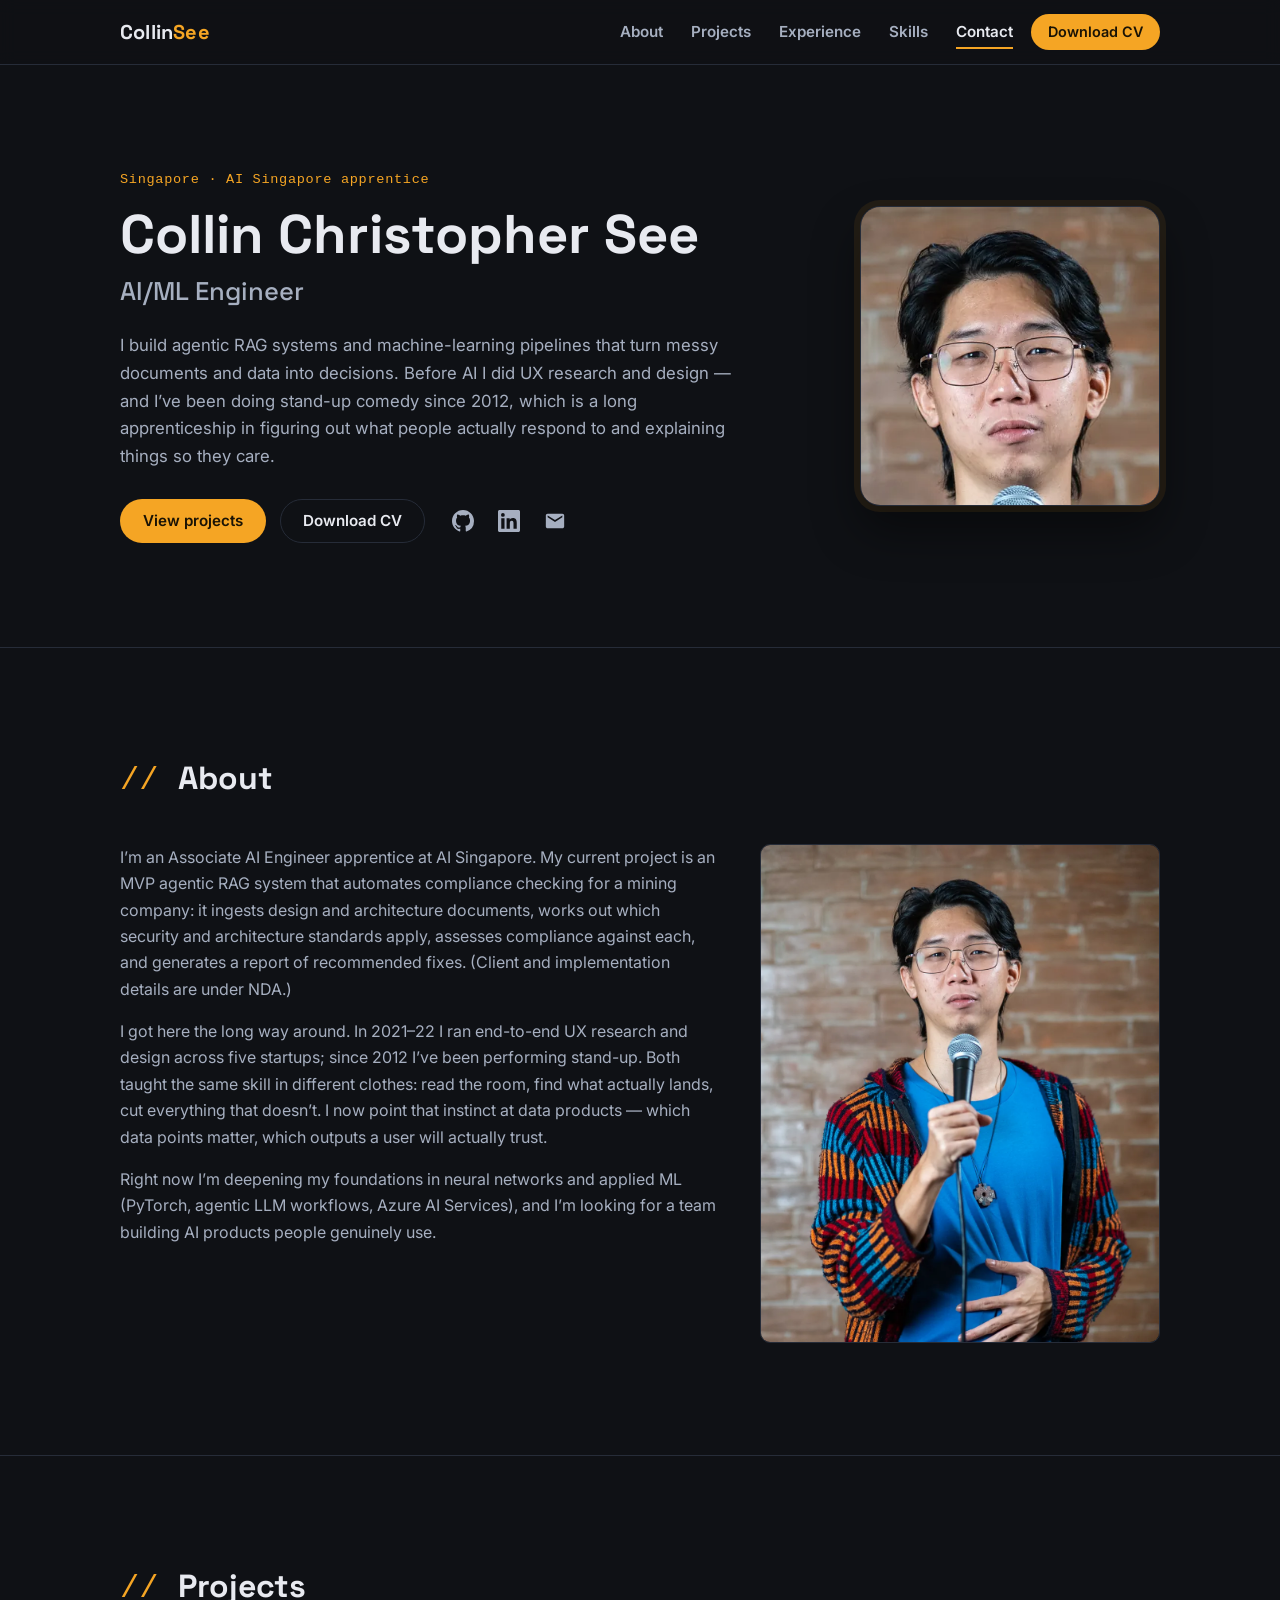
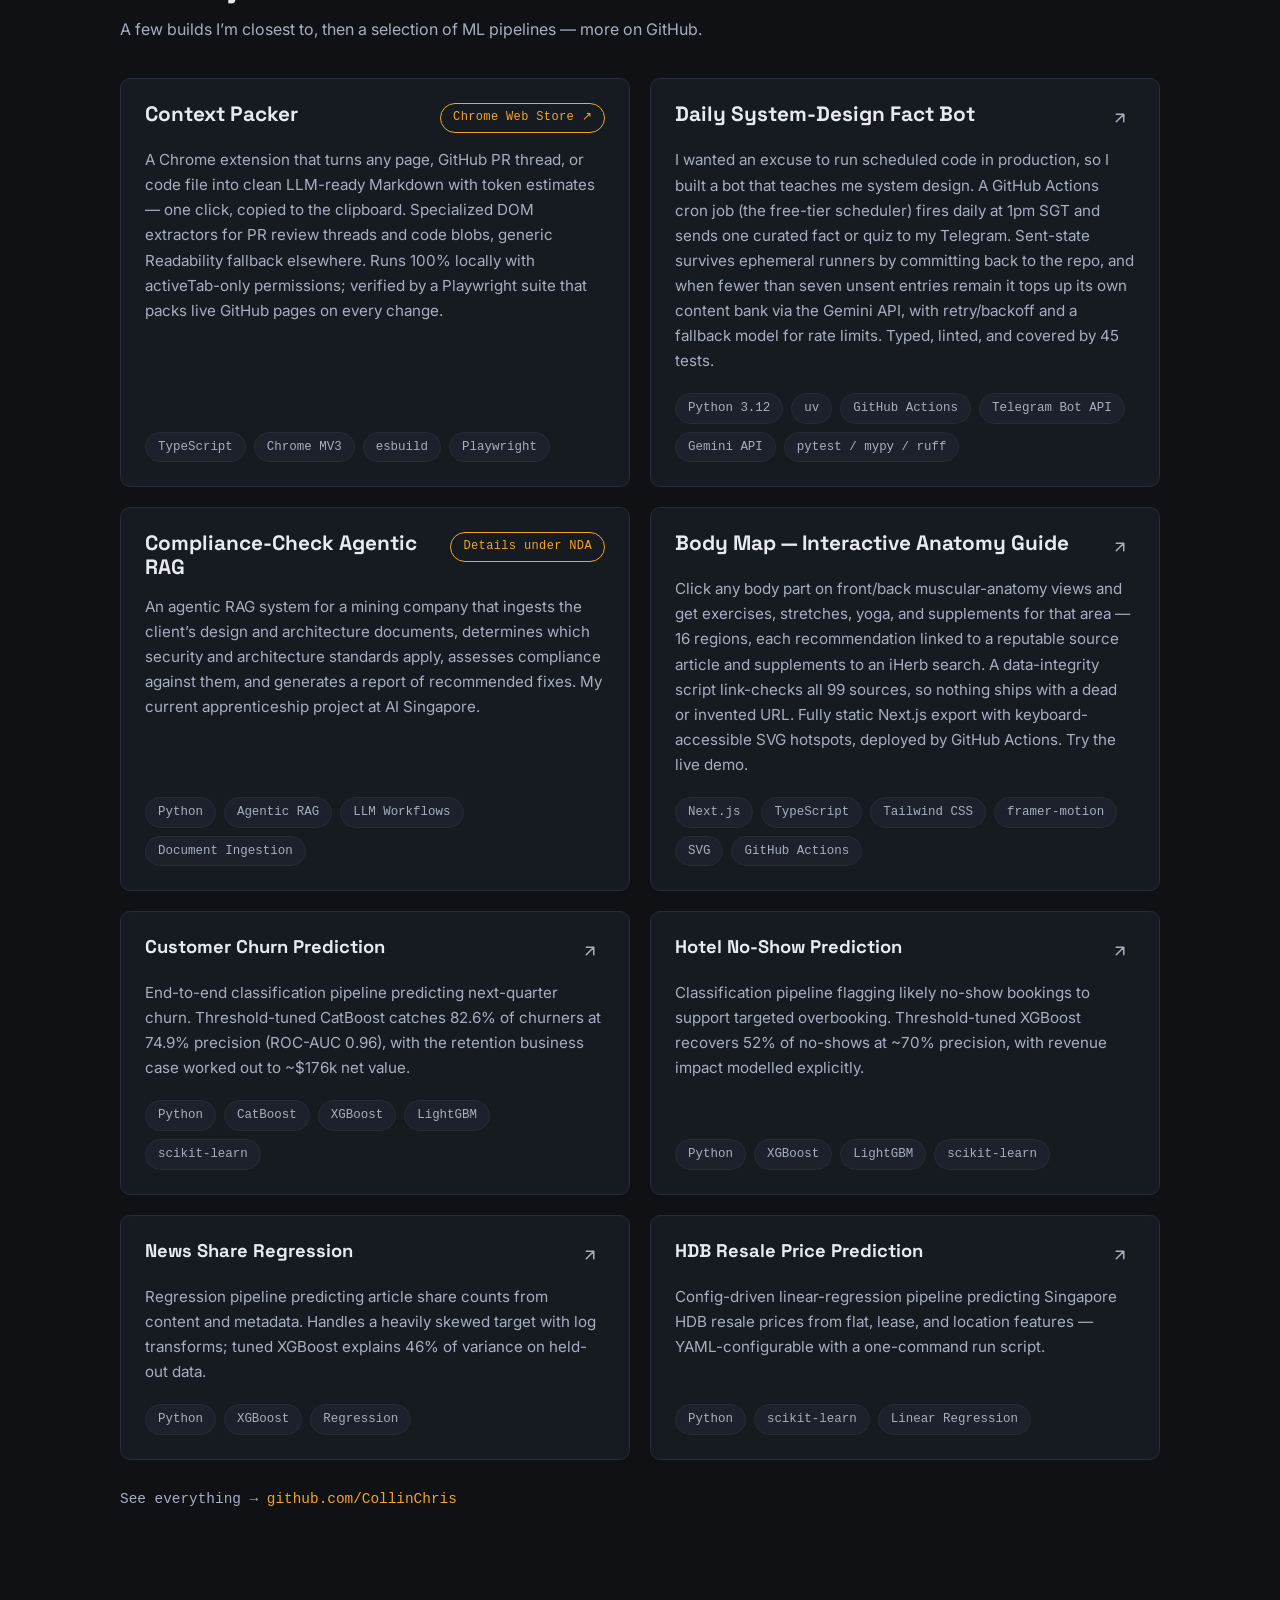
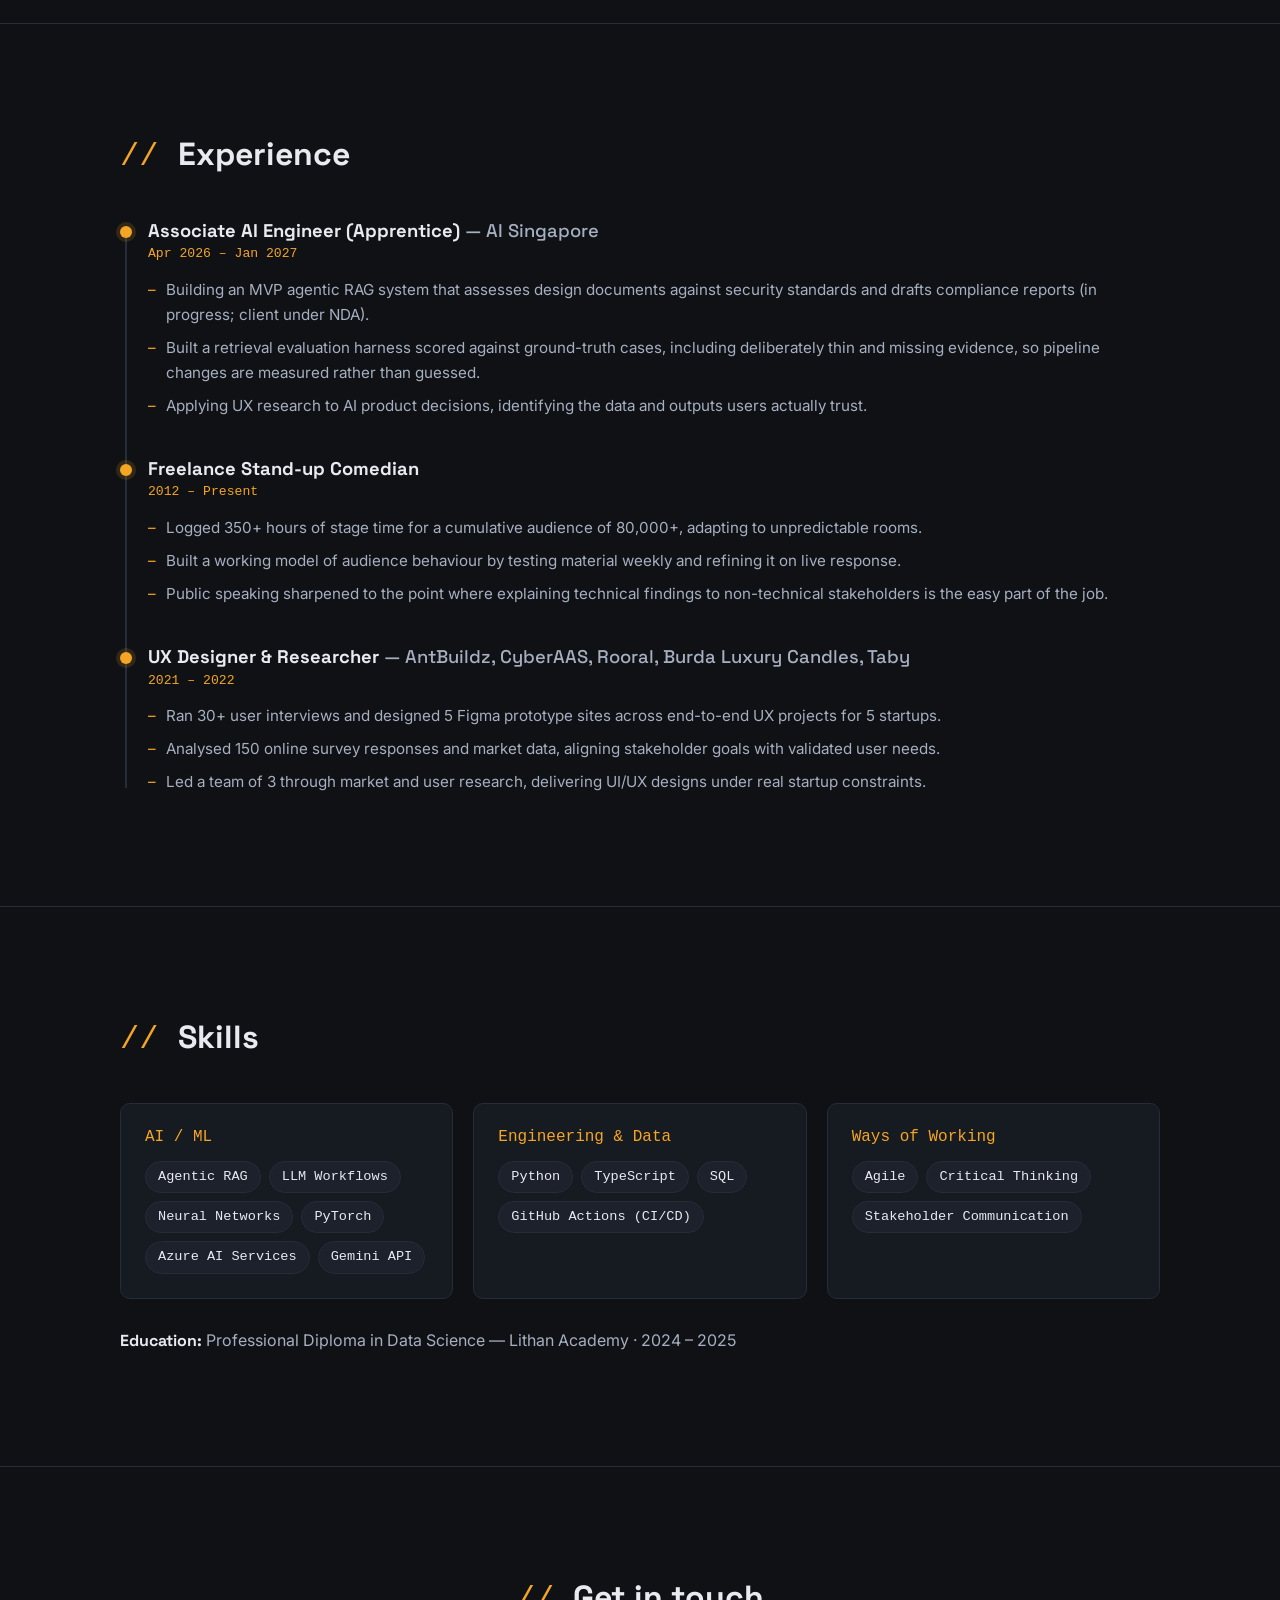
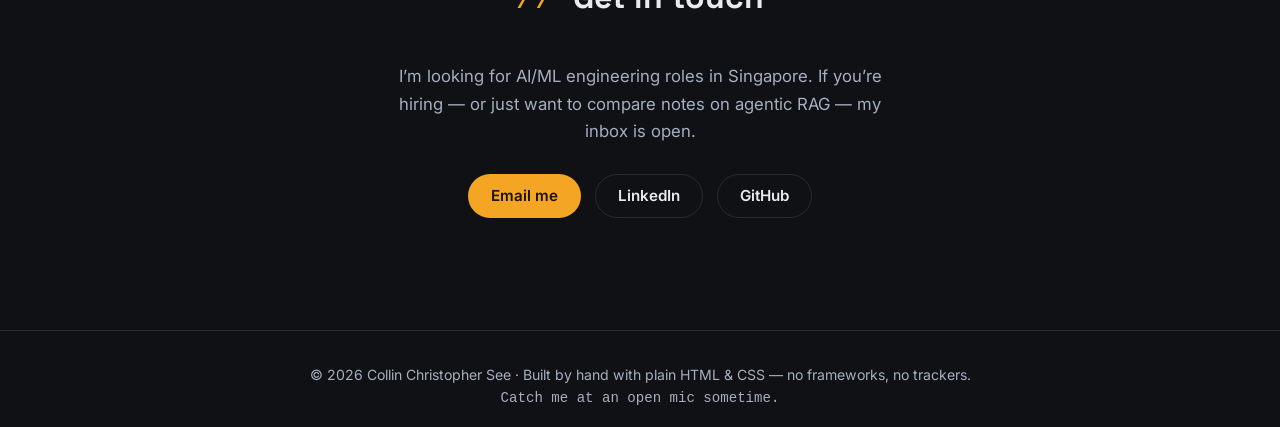
<file: index.html>
<!DOCTYPE html>
<html lang="en">
<head>
  <meta charset="UTF-8">
  <meta name="viewport" content="width=device-width, initial-scale=1">
  <title>Collin Christopher See — AI/ML Engineer | Portfolio</title>
  <meta name="description" content="AI/ML engineer at AI Singapore building agentic RAG systems and ML pipelines. Ex-UX designer and stand-up comedian. Projects, experience, and CV.">
  <link rel="canonical" href="https://collinchris.github.io/">
  <meta name="theme-color" content="#0F1115">

  <meta property="og:type" content="website">
  <meta property="og:url" content="https://collinchris.github.io/">
  <meta property="og:title" content="Collin Christopher See — AI/ML Engineer">
  <meta property="og:description" content="Agentic RAG systems and ML pipelines, built by an ex-UX designer and stand-up comedian.">
  <meta property="og:image" content="https://collinchris.github.io/assets/img/og-image.jpg">
  <meta property="og:image:width" content="1200">
  <meta property="og:image:height" content="630">
  <meta name="twitter:card" content="summary_large_image">

  <link rel="icon" href="/favicon.svg" type="image/svg+xml">
  <link rel="icon" href="/assets/img/favicon-32.png" type="image/png" sizes="32x32">
  <link rel="apple-touch-icon" href="/assets/img/apple-touch-icon.png">

  <link rel="preconnect" href="https://fonts.googleapis.com">
  <link rel="preconnect" href="https://fonts.gstatic.com" crossorigin>
  <link href="https://fonts.googleapis.com/css2?family=Inter:wght@400;600&family=Space+Grotesk:wght@500;700&display=swap" rel="stylesheet">
  <link rel="stylesheet" href="styles.css">

  <script type="application/ld+json">
  {
    "@context": "https://schema.org",
    "@type": "Person",
    "name": "Collin Christopher See",
    "jobTitle": "AI/ML Engineer",
    "url": "https://collinchris.github.io/",
    "sameAs": [
      "https://github.com/CollinChris",
      "https://www.linkedin.com/in/collin-see"
    ]
  }
  </script>
</head>
<body>
  <a class="skip-link" href="#main">Skip to content</a>

  <header class="site-header">
    <nav class="container nav" aria-label="Primary">
      <a class="brand" href="#top">Collin<span class="brand-accent">See</span></a>
      <button class="nav-toggle" aria-expanded="false" aria-controls="nav-menu" aria-label="Toggle navigation menu">
        <span></span><span></span><span></span>
      </button>
      <ul id="nav-menu" class="nav-menu">
        <li><a href="#about">About</a></li>
        <li><a href="#projects">Projects</a></li>
        <li><a href="#experience">Experience</a></li>
        <li><a href="#skills">Skills</a></li>
        <li><a href="#contact">Contact</a></li>
        <li><a class="btn btn-primary btn-small" href="assets/Collin-See-CV.pdf" download>Download CV</a></li>
      </ul>
    </nav>
  </header>

  <main id="main">
    <!-- ============ HERO ============ -->
    <section class="hero" id="top" aria-label="Introduction">
      <div class="container hero-grid">
        <div class="hero-copy">
          <p class="eyebrow anim" style="--d:0">Singapore · AI Singapore apprentice</p>
          <h1 class="anim" style="--d:1">Collin Christopher See</h1>
          <p class="role anim" style="--d:2">AI/ML Engineer</p>
          <p class="lead anim" style="--d:3">
            I build agentic RAG systems and machine-learning pipelines that turn messy documents
            and data into decisions. Before AI I did UX research and design — and I&rsquo;ve been
            doing stand-up comedy since 2012, which is a long apprenticeship in figuring out
            what people actually respond to and explaining things so they care.
          </p>
          <div class="cta-row anim" style="--d:4">
            <a class="btn btn-primary" href="#projects">View projects</a>
            <a class="btn btn-ghost" href="assets/Collin-See-CV.pdf" download>Download CV</a>
            <div class="icon-row">
              <a href="https://github.com/CollinChris" target="_blank" rel="noopener" aria-label="GitHub profile">
                <svg viewBox="0 0 16 16" width="22" height="22" fill="currentColor" aria-hidden="true"><path d="M8 0C3.58 0 0 3.58 0 8c0 3.54 2.29 6.53 5.47 7.59.4.07.55-.17.55-.38 0-.19-.01-.82-.01-1.49-2.01.37-2.53-.49-2.69-.94-.09-.23-.48-.94-.82-1.13-.28-.15-.68-.52-.01-.53.63-.01 1.08.58 1.23.82.72 1.21 1.87.87 2.33.66.07-.52.28-.87.51-1.07-1.78-.2-3.64-.89-3.64-3.95 0-.87.31-1.59.82-2.15-.08-.2-.36-1.02.08-2.12 0 0 .67-.21 2.2.82.64-.18 1.32-.27 2-.27.68 0 1.36.09 2 .27 1.53-1.04 2.2-.82 2.2-.82.44 1.1.16 1.92.08 2.12.51.56.82 1.27.82 2.15 0 3.07-1.87 3.75-3.65 3.95.29.25.54.73.54 1.48 0 1.07-.01 1.93-.01 2.2 0 .21.15.46.55.38A8.01 8.01 0 0 0 16 8c0-4.42-3.58-8-8-8Z"/></svg>
              </a>
              <a href="https://www.linkedin.com/in/collin-see" target="_blank" rel="noopener" aria-label="LinkedIn profile">
                <svg viewBox="0 0 24 24" width="22" height="22" fill="currentColor" aria-hidden="true"><path d="M20.45 20.45h-3.55v-5.57c0-1.33-.03-3.04-1.85-3.04-1.85 0-2.14 1.45-2.14 2.94v5.67H9.36V9h3.41v1.56h.05c.47-.9 1.63-1.85 3.36-1.85 3.6 0 4.27 2.37 4.27 5.45v6.29ZM5.34 7.43a2.06 2.06 0 1 1 0-4.12 2.06 2.06 0 0 1 0 4.12ZM7.12 20.45H3.56V9h3.56v11.45ZM22.22 0H1.77C.79 0 0 .77 0 1.72v20.55C0 23.23.79 24 1.77 24h20.45c.98 0 1.78-.77 1.78-1.73V1.72C24 .77 23.2 0 22.22 0Z"/></svg>
              </a>
              <a href="mailto:NillChris.topher@gmail.com" aria-label="Send an email">
                <svg viewBox="0 0 24 24" width="22" height="22" fill="currentColor" aria-hidden="true"><path d="M20 4H4c-1.1 0-2 .9-2 2v12c0 1.1.9 2 2 2h16c1.1 0 2-.9 2-2V6c0-1.1-.9-2-2-2zm0 4-8 5-8-5V6l8 5 8-5v2z"/></svg>
              </a>
            </div>
          </div>
        </div>
        <div class="hero-photo anim" style="--d:5">
          <picture>
            <source srcset="assets/img/avatar-400.webp" type="image/webp">
            <img src="assets/img/avatar-400.jpg" alt="Collin See performing stand-up comedy, holding a microphone in front of a brick wall"
                 width="400" height="400" fetchpriority="high" decoding="async">
          </picture>
        </div>
      </div>
    </section>

    <!-- ============ ABOUT ============ -->
    <section class="section" id="about" aria-labelledby="about-title">
      <div class="container">
        <div class="section-head reveal">
          <h2 id="about-title">About</h2>
        </div>
        <div class="about-grid">
          <div class="about-copy reveal">
            <p>
              I&rsquo;m an Associate AI Engineer apprentice at AI Singapore. My current project is an
              MVP agentic RAG system that automates compliance checking for a mining company: it
              ingests design and architecture documents, works out which security and architecture
              standards apply, assesses compliance against each, and generates a report of
              recommended fixes. (Client and implementation details are under NDA.)
            </p>
            <p>
              I got here the long way around. In 2021&ndash;22 I ran end-to-end UX research and design
              across five startups; since 2012 I&rsquo;ve been performing stand-up. Both taught the same
              skill in different clothes: read the room, find what actually lands, cut everything
              that doesn&rsquo;t. I now point that instinct at data products — which data points matter,
              which outputs a user will actually trust.
            </p>
            <p>
              Right now I&rsquo;m deepening my foundations in neural networks and applied ML (PyTorch,
              agentic LLM workflows, Azure AI Services), and I&rsquo;m looking for a team building AI
              products people genuinely use.
            </p>
          </div>
          <div class="about-photo reveal" style="--i:1">
            <picture>
              <source srcset="assets/img/hero-1000.webp" type="image/webp">
              <img src="assets/img/hero-1000.jpg" alt="Collin See on stage with a microphone, wearing a striped cardigan against a brick wall"
                   width="1000" height="1250" loading="lazy" decoding="async">
            </picture>
          </div>
        </div>
      </div>
    </section>

    <!-- ============ PROJECTS ============ -->
    <section class="section" id="projects" aria-labelledby="projects-title">
      <div class="container">
        <div class="section-head reveal">
          <h2 id="projects-title">Projects</h2>
          <p>A few builds I&rsquo;m closest to, then a selection of ML pipelines — more on GitHub.</p>
        </div>

        <div class="cards-featured">

          <article class="card card-featured reveal">
            <div class="card-top">
              <h3><a href="https://collinchris.github.io/context-packer/" target="_blank" rel="noopener">Context Packer</a></h3>
              <a class="badge" href="https://chromewebstore.google.com/detail/context-packer-%E2%80%94-pages-pr/kkhafomagjdpdmlpngbjgjemefbimelj" target="_blank" rel="noopener">Chrome Web Store ↗</a>
            </div>
            <p>
              A Chrome extension that turns any page, GitHub PR thread, or code file into
              clean LLM-ready Markdown with token estimates — one click, copied to the
              clipboard. Specialized DOM extractors for PR review threads and code blobs,
              generic Readability fallback elsewhere. Runs 100% locally with activeTab-only
              permissions; verified by a Playwright suite that packs live GitHub pages on
              every change.
            </p>
            <ul class="tags" aria-label="Technologies used">
              <li>TypeScript</li><li>Chrome MV3</li><li>esbuild</li><li>Playwright</li>
            </ul>
          </article>

          <article class="card card-featured reveal" style="--i:1">
            <div class="card-top">
              <h3><a href="https://github.com/CollinChris/systemdesign" target="_blank" rel="noopener">Daily System-Design Fact Bot</a></h3>
              <a class="card-ext" href="https://github.com/CollinChris/systemdesign" target="_blank" rel="noopener" aria-label="Daily System-Design Fact Bot on GitHub">
                <svg viewBox="0 0 24 24" width="18" height="18" fill="none" stroke="currentColor" stroke-width="2" stroke-linecap="round" stroke-linejoin="round" aria-hidden="true"><path d="M7 17 17 7M7 7h10v10"/></svg>
              </a>
            </div>
            <p>
              I wanted an excuse to run scheduled code in production, so I built a bot that teaches
              me system design. A GitHub Actions cron job (the free-tier scheduler) fires daily at
              1pm SGT and sends one curated fact or quiz to my Telegram. Sent-state survives
              ephemeral runners by committing back to the repo, and when fewer than seven unsent
              entries remain it tops up its own content bank via the Gemini API, with retry/backoff
              and a fallback model for rate limits. Typed, linted, and covered by 45 tests.
            </p>
            <ul class="tags" aria-label="Technologies used">
              <li>Python 3.12</li><li>uv</li><li>GitHub Actions</li><li>Telegram Bot API</li><li>Gemini API</li><li>pytest / mypy / ruff</li>
            </ul>
          </article>
          <article class="card card-featured reveal" style="--i:2">
            <div class="card-top">
              <h3>Compliance-Check Agentic RAG</h3>
              <span class="badge">Details under NDA</span>
            </div>
            <p>
              An agentic RAG system for a mining company that ingests the client&rsquo;s design and
              architecture documents, determines which security and architecture standards apply,
              assesses compliance against them, and generates a report of recommended fixes.
              My current apprenticeship project at AI Singapore.
            </p>
            <ul class="tags" aria-label="Technologies used">
              <li>Python</li><li>Agentic RAG</li><li>LLM Workflows</li><li>Document Ingestion</li>
            </ul>
          </article>

          <article class="card card-featured reveal" style="--i:3">
            <div class="card-top">
              <h3><a href="https://collinchris.github.io/body-map/" target="_blank" rel="noopener">Body Map — Interactive Anatomy Guide</a></h3>
              <a class="card-ext" href="https://github.com/CollinChris/body-map" target="_blank" rel="noopener" aria-label="Body Map on GitHub">
                <svg viewBox="0 0 24 24" width="18" height="18" fill="none" stroke="currentColor" stroke-width="2" stroke-linecap="round" stroke-linejoin="round" aria-hidden="true"><path d="M7 17 17 7M7 7h10v10"/></svg>
              </a>
            </div>
            <p>
              Click any body part on front/back muscular-anatomy views and get exercises,
              stretches, yoga, and supplements for that area &mdash; 16 regions, each
              recommendation linked to a reputable source article and supplements to an iHerb
              search. A data-integrity script link-checks all 99 sources, so nothing ships with
              a dead or invented URL. Fully static Next.js export with keyboard-accessible SVG
              hotspots, deployed by GitHub Actions. Try the live demo.
            </p>
            <ul class="tags" aria-label="Technologies used">
              <li>Next.js</li><li>TypeScript</li><li>Tailwind CSS</li><li>framer-motion</li><li>SVG</li><li>GitHub Actions</li>
            </ul>
          </article>
        </div>

        <div class="grid">
          <article class="card reveal">
            <div class="card-top">
              <h3><a href="https://github.com/CollinChris/Customer-Churn-Prediction" target="_blank" rel="noopener">Customer Churn Prediction</a></h3>
              <a class="card-ext" href="https://github.com/CollinChris/Customer-Churn-Prediction" target="_blank" rel="noopener" aria-label="Customer Churn Prediction on GitHub">
                <svg viewBox="0 0 24 24" width="18" height="18" fill="none" stroke="currentColor" stroke-width="2" stroke-linecap="round" stroke-linejoin="round" aria-hidden="true"><path d="M7 17 17 7M7 7h10v10"/></svg>
              </a>
            </div>
            <p>
              End-to-end classification pipeline predicting next-quarter churn. Threshold-tuned
              CatBoost catches 82.6% of churners at 74.9% precision (ROC-AUC 0.96), with the
              retention business case worked out to ~$176k net value.
            </p>
            <ul class="tags" aria-label="Technologies used">
              <li>Python</li><li>CatBoost</li><li>XGBoost</li><li>LightGBM</li><li>scikit-learn</li>
            </ul>
          </article>

          <article class="card reveal" style="--i:1">
            <div class="card-top">
              <h3><a href="https://github.com/CollinChris/Hotel-Cancellation-Prediction" target="_blank" rel="noopener">Hotel No-Show Prediction</a></h3>
              <a class="card-ext" href="https://github.com/CollinChris/Hotel-Cancellation-Prediction" target="_blank" rel="noopener" aria-label="Hotel No-Show Prediction on GitHub">
                <svg viewBox="0 0 24 24" width="18" height="18" fill="none" stroke="currentColor" stroke-width="2" stroke-linecap="round" stroke-linejoin="round" aria-hidden="true"><path d="M7 17 17 7M7 7h10v10"/></svg>
              </a>
            </div>
            <p>
              Classification pipeline flagging likely no-show bookings to support targeted
              overbooking. Threshold-tuned XGBoost recovers 52% of no-shows at ~70% precision,
              with revenue impact modelled explicitly.
            </p>
            <ul class="tags" aria-label="Technologies used">
              <li>Python</li><li>XGBoost</li><li>LightGBM</li><li>scikit-learn</li>
            </ul>
          </article>

          <article class="card reveal" style="--i:2">
            <div class="card-top">
              <h3><a href="https://github.com/CollinChris/News-Share-Regression" target="_blank" rel="noopener">News Share Regression</a></h3>
              <a class="card-ext" href="https://github.com/CollinChris/News-Share-Regression" target="_blank" rel="noopener" aria-label="News Share Regression on GitHub">
                <svg viewBox="0 0 24 24" width="18" height="18" fill="none" stroke="currentColor" stroke-width="2" stroke-linecap="round" stroke-linejoin="round" aria-hidden="true"><path d="M7 17 17 7M7 7h10v10"/></svg>
              </a>
            </div>
            <p>
              Regression pipeline predicting article share counts from content and metadata.
              Handles a heavily skewed target with log transforms; tuned XGBoost explains 46%
              of variance on held-out data.
            </p>
            <ul class="tags" aria-label="Technologies used">
              <li>Python</li><li>XGBoost</li><li>Regression</li>
            </ul>
          </article>

          <article class="card reveal" style="--i:3">
            <div class="card-top">
              <h3><a href="https://github.com/CollinChris/HDB-Resale-Price-Prediction" target="_blank" rel="noopener">HDB Resale Price Prediction</a></h3>
              <a class="card-ext" href="https://github.com/CollinChris/HDB-Resale-Price-Prediction" target="_blank" rel="noopener" aria-label="HDB Resale Price Prediction on GitHub">
                <svg viewBox="0 0 24 24" width="18" height="18" fill="none" stroke="currentColor" stroke-width="2" stroke-linecap="round" stroke-linejoin="round" aria-hidden="true"><path d="M7 17 17 7M7 7h10v10"/></svg>
              </a>
            </div>
            <p>
              Config-driven linear-regression pipeline predicting Singapore HDB resale prices from
              flat, lease, and location features — YAML-configurable with a one-command run script.
            </p>
            <ul class="tags" aria-label="Technologies used">
              <li>Python</li><li>scikit-learn</li><li>Linear Regression</li>
            </ul>
          </article>
        </div>

        <p class="see-more reveal">
          See everything &rarr; <a href="https://github.com/CollinChris" target="_blank" rel="noopener">github.com/CollinChris</a>
        </p>
      </div>
    </section>

    <!-- ============ EXPERIENCE ============ -->
    <section class="section" id="experience" aria-labelledby="experience-title">
      <div class="container">
        <div class="section-head reveal">
          <h2 id="experience-title">Experience</h2>
        </div>
        <ol class="timeline">
          <li class="t-item reveal">
            <h3>Associate AI Engineer (Apprentice) <span class="t-org">— AI Singapore</span></h3>
            <p class="t-meta">Apr 2026 – Jan 2027</p>
            <ul>
              <li>Building an MVP agentic RAG system that assesses design documents against security standards and drafts compliance reports (in progress; client under NDA).</li>
              <li>Built a retrieval evaluation harness scored against ground-truth cases, including deliberately thin and missing evidence, so pipeline changes are measured rather than guessed.</li>
              <li>Applying UX research to AI product decisions, identifying the data and outputs users actually trust.</li>
            </ul>
          </li>
          <li class="t-item reveal" style="--i:1">
            <h3>Freelance Stand-up Comedian</h3>
            <p class="t-meta">2012 – Present</p>
            <ul>
              <li>Logged 350+ hours of stage time for a cumulative audience of 80,000+, adapting to unpredictable rooms.</li>
              <li>Built a working model of audience behaviour by testing material weekly and refining it on live response.</li>
              <li>Public speaking sharpened to the point where explaining technical findings to non-technical stakeholders is the easy part of the job.</li>
            </ul>
          </li>
          <li class="t-item reveal" style="--i:2">
            <h3>UX Designer &amp; Researcher <span class="t-org">— AntBuildz, CyberAAS, Rooral, Burda Luxury Candles, Taby</span></h3>
            <p class="t-meta">2021 – 2022</p>
            <ul>
              <li>Ran 30+ user interviews and designed 5 Figma prototype sites across end-to-end UX projects for 5 startups.</li>
              <li>Analysed 150 online survey responses and market data, aligning stakeholder goals with validated user needs.</li>
              <li>Led a team of 3 through market and user research, delivering UI/UX designs under real startup constraints.</li>
            </ul>
          </li>
        </ol>
      </div>
    </section>

    <!-- ============ SKILLS ============ -->
    <section class="section" id="skills" aria-labelledby="skills-title">
      <div class="container">
        <div class="section-head reveal">
          <h2 id="skills-title">Skills</h2>
        </div>
        <div class="skills-groups">
          <div class="skill-group reveal">
            <h3>AI / ML</h3>
            <ul class="chips">
              <li>Agentic RAG</li><li>LLM Workflows</li><li>Neural Networks</li><li>PyTorch</li><li>Azure AI Services</li><li>Gemini API</li>
            </ul>
          </div>
          <div class="skill-group reveal" style="--i:1">
            <h3>Engineering &amp; Data</h3>
            <ul class="chips">
              <li>Python</li><li>TypeScript</li><li>SQL</li><li>GitHub Actions (CI/CD)</li>
            </ul>
          </div>
          <div class="skill-group reveal" style="--i:2">
            <h3>Ways of Working</h3>
            <ul class="chips">
              <li>Agile</li><li>Critical Thinking</li><li>Stakeholder Communication</li>
            </ul>
          </div>
        </div>
        <p class="edu-row reveal">
          <strong>Education:</strong> Professional Diploma in Data Science — Lithan Academy · 2024 – 2025
        </p>
      </div>
    </section>

    <!-- ============ CONTACT ============ -->
    <section class="section section-contact" id="contact" aria-labelledby="contact-title">
      <div class="container">
        <div class="section-head reveal">
          <h2 id="contact-title">Get in touch</h2>
        </div>
        <p class="contact-lead reveal">
          I&rsquo;m looking for AI/ML engineering roles in Singapore. If you&rsquo;re hiring — or just want
          to compare notes on agentic RAG — my inbox is open.
        </p>
        <div class="btn-row reveal" style="--i:1">
          <a class="btn btn-primary" href="mailto:NillChris.topher@gmail.com">Email me</a>
          <a class="btn btn-ghost" href="https://www.linkedin.com/in/collin-see" target="_blank" rel="noopener">LinkedIn</a>
          <a class="btn btn-ghost" href="https://github.com/CollinChris" target="_blank" rel="noopener">GitHub</a>
        </div>
      </div>
    </section>
  </main>

  <footer class="site-footer">
    <div class="container">
      <p>&copy; <span id="year">2026</span> Collin Christopher See · Built by hand with plain HTML &amp; CSS — no frameworks, no trackers.</p>
      <p class="footer-quip">Catch me at an open mic sometime.</p>
    </div>
  </footer>

  <script src="script.js"></script>
</body>
</html>
</file>
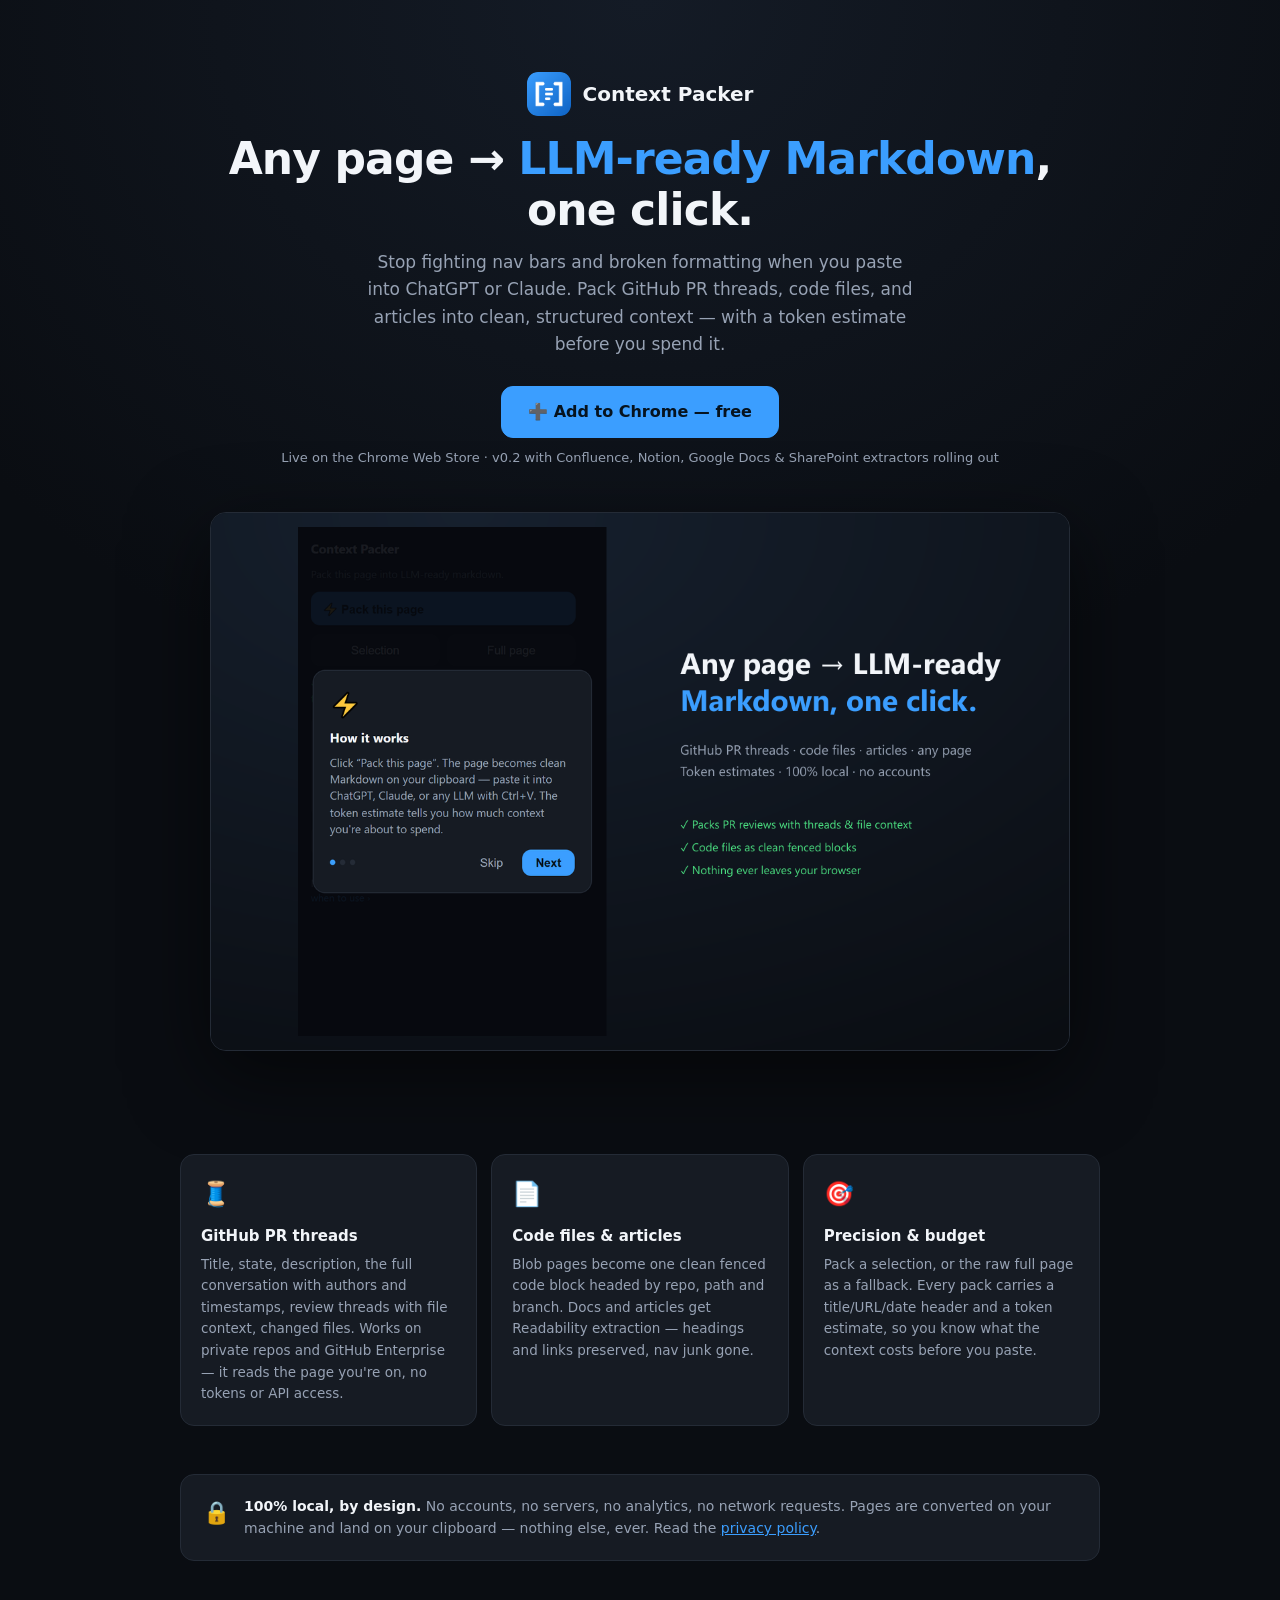
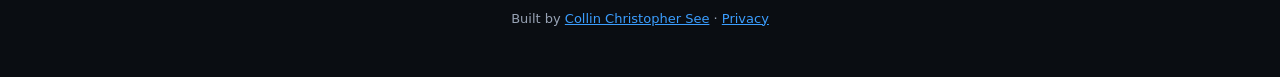
<file: context-packer/index.html>
<!doctype html>
<html lang="en">
<head>
  <meta charset="utf-8">
  <meta name="viewport" content="width=device-width, initial-scale=1">
  <title>Context Packer — any page to LLM-ready Markdown</title>
  <meta name="description" content="Chrome extension: turn any page, GitHub PR thread, or code file into clean LLM-ready Markdown with token estimates — copied in one click. 100% local.">
  <style>
    :root {
      --bg: #0a0d12; --card: #161b23; --border: #242b36;
      --fg: #f2f5f9; --muted: #97a2b4; --primary: #3b9eff;
    }
    * { box-sizing: border-box; }
    body {
      margin: 0; color: var(--fg);
      background: radial-gradient(120% 80% at 50% 0%, #141b26 0%, var(--bg) 55%);
      font: 16px/1.6 system-ui, sans-serif;
    }
    .wrap { max-width: 960px; margin: 0 auto; padding: 0 20px; }
    header.hero { text-align: center; padding: 72px 0 40px; }
    .logo { display: inline-flex; align-items: center; gap: 12px; margin-bottom: 18px; }
    .logo img { width: 44px; height: 44px; border-radius: 11px; }
    .logo span { font-size: 20px; font-weight: 700; }
    h1 { font-size: clamp(30px, 5vw, 44px); margin: 0 0 14px; letter-spacing: -0.02em; line-height: 1.15; }
    h1 b { color: var(--primary); font-weight: 700; }
    .sub { color: var(--muted); max-width: 560px; margin: 0 auto 28px; font-size: 17px; }
    .cta {
      display: inline-block; background: var(--primary); color: #06131f;
      font-weight: 600; padding: 12px 26px; border-radius: 12px; text-decoration: none;
      border: 1px solid var(--primary);
    }
    .cta.soon { background: var(--card); color: var(--muted); border-color: var(--border); cursor: default; }
    .cta-note { display: block; margin-top: 10px; color: var(--muted); font-size: 13px; }
    .shot { margin: 44px auto 0; max-width: 860px; }
    .shot img {
      width: 100%; border-radius: 16px; border: 1px solid var(--border);
      box-shadow: 0 24px 80px rgba(0,0,0,0.55);
    }
    section.features { padding: 56px 0 8px; }
    .cards { display: grid; grid-template-columns: repeat(auto-fit, minmax(250px, 1fr)); gap: 14px; }
    .card { background: var(--card); border: 1px solid var(--border); border-radius: 14px; padding: 20px; }
    .card .emoji { font-size: 24px; }
    .card h2 { font-size: 15px; margin: 10px 0 6px; }
    .card p { font-size: 13.5px; color: var(--muted); margin: 0; }
    section.privacy { padding: 40px 0 8px; }
    .privacy-box {
      background: var(--card); border: 1px solid var(--border); border-radius: 14px;
      padding: 20px 22px; display: flex; gap: 14px; align-items: flex-start;
    }
    .privacy-box .emoji { font-size: 22px; }
    .privacy-box p { margin: 0; font-size: 14px; color: var(--muted); }
    .privacy-box b { color: var(--fg); }
    a { color: var(--primary); }
    footer { padding: 40px 0 48px; text-align: center; color: var(--muted); font-size: 13px; }
  </style>
</head>
<body>
  <div class="wrap">
    <header class="hero">
      <div class="logo"><img src="icon128.png" alt=""><span>Context Packer</span></div>
      <h1>Any page → <b>LLM-ready Markdown</b>,<br>one click.</h1>
      <p class="sub">Stop fighting nav bars and broken formatting when you paste into ChatGPT or Claude. Pack GitHub PR threads, code files, and articles into clean, structured context — with a token estimate before you spend it.</p>
      <a class="cta" id="install-cta" href="https://chromewebstore.google.com/detail/context-packer-%E2%80%94-pages-pr/kkhafomagjdpdmlpngbjgjemefbimelj" target="_blank" rel="noopener">➕ Add to Chrome — free</a>
      <span class="cta-note">Live on the Chrome Web Store · v0.2 with Confluence, Notion, Google Docs &amp; SharePoint extractors rolling out</span>
      <div class="shot"><img src="screenshot-1.png" alt="Context Packer popup showing the onboarding guide next to the tagline: any page to LLM-ready Markdown in one click"></div>
    </header>

    <section class="features">
      <div class="cards">
        <div class="card">
          <div class="emoji">🧵</div>
          <h2>GitHub PR threads</h2>
          <p>Title, state, description, the full conversation with authors and timestamps, review threads with file context, changed files. Works on private repos and GitHub Enterprise — it reads the page you're on, no tokens or API access.</p>
        </div>
        <div class="card">
          <div class="emoji">📄</div>
          <h2>Code files &amp; articles</h2>
          <p>Blob pages become one clean fenced code block headed by repo, path and branch. Docs and articles get Readability extraction — headings and links preserved, nav junk gone.</p>
        </div>
        <div class="card">
          <div class="emoji">🎯</div>
          <h2>Precision &amp; budget</h2>
          <p>Pack a selection, or the raw full page as a fallback. Every pack carries a title/URL/date header and a token estimate, so you know what the context costs before you paste.</p>
        </div>
      </div>
    </section>

    <section class="privacy">
      <div class="privacy-box">
        <div class="emoji">🔒</div>
        <p><b>100% local, by design.</b> No accounts, no servers, no analytics, no network requests. Pages are converted on your machine and land on your clipboard — nothing else, ever. Read the <a href="privacy.html">privacy policy</a>.</p>
      </div>
    </section>

    <footer>
      Built by <a href="https://collinchris.github.io/">Collin Christopher See</a> · <a href="privacy.html">Privacy</a>
    </footer>
  </div>
</body>
</html>
</file>
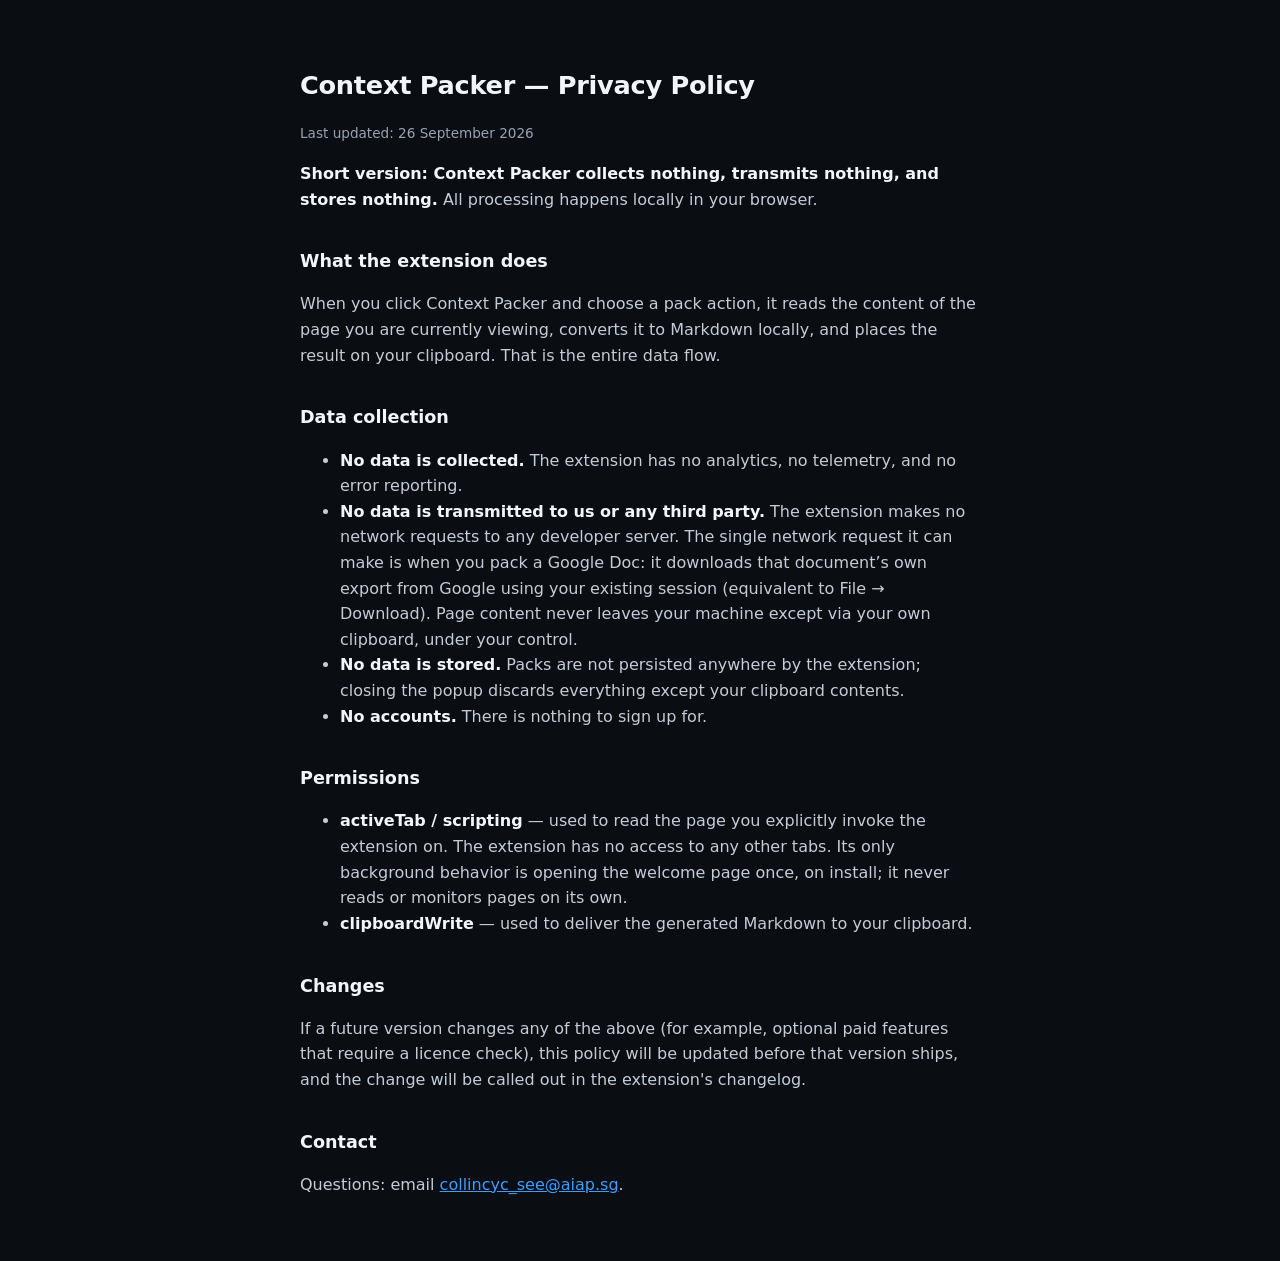
<file: context-packer/privacy.html>
<!doctype html>
<html lang="en">
<head>
  <meta charset="utf-8">
  <meta name="viewport" content="width=device-width, initial-scale=1">
  <title>Context Packer — Privacy Policy</title>
  <style>
    :root { color-scheme: dark; }
    body {
      background: #0a0d12; color: #f2f5f9;
      font: 16px/1.6 system-ui, sans-serif;
      max-width: 680px; margin: 0 auto; padding: 48px 20px;
    }
    h1 { font-size: 1.6rem; letter-spacing: -0.01em; }
    h2 { font-size: 1.1rem; margin-top: 2em; }
    p, li { color: #c4ccd8; }
    strong { color: #f2f5f9; }
    a { color: #3b9eff; }
    .updated { color: #97a2b4; font-size: 0.85rem; }
  </style>
</head>
<body>
  <h1>Context Packer — Privacy Policy</h1>
  <p class="updated">Last updated: 26 September 2026</p>

  <p><strong>Short version: Context Packer collects nothing, transmits nothing,
  and stores nothing.</strong> All processing happens locally in your browser.</p>

  <h2>What the extension does</h2>
  <p>When you click Context Packer and choose a pack action, it reads the
  content of the page you are currently viewing, converts it to Markdown
  locally, and places the result on your clipboard. That is the entire data
  flow.</p>

  <h2>Data collection</h2>
  <ul>
    <li><strong>No data is collected.</strong> The extension has no analytics,
      no telemetry, and no error reporting.</li>
    <li><strong>No data is transmitted to us or any third party.</strong> The
      extension makes no network requests to any developer server. The single
      network request it can make is when you pack a Google Doc: it downloads
      that document&rsquo;s own export from Google using your existing session
      (equivalent to File &rarr; Download). Page content never leaves your
      machine except via your own clipboard, under your control.</li>
    <li><strong>No data is stored.</strong> Packs are not persisted anywhere by
      the extension; closing the popup discards everything except your
      clipboard contents.</li>
    <li><strong>No accounts.</strong> There is nothing to sign up for.</li>
  </ul>

  <h2>Permissions</h2>
  <ul>
    <li><strong>activeTab / scripting</strong> — used to read the page you
      explicitly invoke the extension on. The extension has no access to any
      other tabs. Its only background behavior is opening the welcome page
      once, on install; it never reads or monitors pages on its own.</li>
    <li><strong>clipboardWrite</strong> — used to deliver the generated
      Markdown to your clipboard.</li>
  </ul>

  <h2>Changes</h2>
  <p>If a future version changes any of the above (for example, optional paid
  features that require a licence check), this policy will be updated before
  that version ships, and the change will be called out in the extension's
  changelog.</p>

  <h2>Contact</h2>
  <p>Questions: email <a href="mailto:collincyc_see@aiap.sg">collincyc_see@aiap.sg</a>.</p>
</body>
</html>
</file>
<file: styles.css>
/* ============================================================
   Collin See — portfolio
   Design tokens
   ============================================================ */
:root {
  --bg: #0F1115;
  --surface: #161A21;
  --surface-2: #1C212B;
  --border: #262C38;
  --text: #E8EAF0;
  --text-2: #A6AFC0;
  --accent: #F5A524;
  --accent-hover: #FFB84D;
  --accent-ink: #1A1305;
  --font-head: "Space Grotesk", "Segoe UI", system-ui, -apple-system, sans-serif;
  --font-body: Inter, system-ui, -apple-system, "Segoe UI", Roboto, "Helvetica Neue", Arial, sans-serif;
  --font-mono: ui-monospace, SFMono-Regular, Menlo, Consolas, monospace;
  --radius: 10px;
  --header-h: 64px;
}

/* ============ Reset-ish base ============ */
*, *::before, *::after { box-sizing: border-box; }
html { color-scheme: dark; -webkit-text-size-adjust: 100%; }
body {
  margin: 0;
  background: var(--bg);
  color: var(--text);
  font-family: var(--font-body);
  font-size: 1rem;
  line-height: 1.65;
}
img, picture { max-width: 100%; display: block; height: auto; }
h1, h2, h3 { font-family: var(--font-head); line-height: 1.15; margin: 0 0 0.5em; }
p { margin: 0 0 1em; }
a { color: var(--accent); text-decoration: none; }
a:hover { color: var(--accent-hover); }
ul, ol { margin: 0; padding: 0; }
:focus-visible { outline: 2px solid var(--accent); outline-offset: 3px; border-radius: 2px; }

.container { max-width: 1080px; margin-inline: auto; padding-inline: 20px; }

/* Skip link */
.skip-link {
  position: absolute; left: -9999px; top: 0;
  background: var(--accent); color: var(--accent-ink);
  padding: 10px 16px; border-radius: 0 0 var(--radius) 0; font-weight: 600; z-index: 100;
}
.skip-link:focus { left: 0; }

/* ============ Header / nav ============ */
.site-header {
  position: sticky; top: 0; z-index: 50;
  background: rgba(15, 17, 21, 0.8);
  backdrop-filter: blur(8px);
  -webkit-backdrop-filter: blur(8px);
  border-bottom: 1px solid var(--border);
}
.nav { display: flex; align-items: center; justify-content: space-between; min-height: var(--header-h); gap: 16px; }
.brand {
  font-family: var(--font-head); font-weight: 700; font-size: 1.25rem;
  color: var(--text); letter-spacing: 0.01em;
}
.brand:hover { color: var(--text); }
.brand-accent { color: var(--accent); }
.nav-menu { display: flex; align-items: center; gap: 8px; list-style: none; flex-wrap: wrap; }
.nav-menu a:not(.btn) {
  position: relative; display: inline-block; padding: 8px 10px;
  color: var(--text-2); font-weight: 600; font-size: 0.95rem;
}
.nav-menu a:not(.btn)::after {
  content: ""; position: absolute; left: 10px; right: 10px; bottom: 4px; height: 2px;
  background: var(--accent); transform: scaleX(0); transform-origin: left;
}
.nav-menu a:not(.btn):hover, .nav-menu a:not(.btn).active { color: var(--text); }
.nav-menu a:not(.btn):hover::after, .nav-menu a:not(.btn).active::after { transform: scaleX(1); }
.nav-toggle { display: none; }

/* ============ Buttons / chips / badges ============ */
.btn {
  display: inline-block; padding: 12px 22px; border-radius: 999px;
  font-weight: 600; font-size: 0.95rem; line-height: 1.2; border: 1px solid transparent;
}
.btn-primary { background: var(--accent); color: var(--accent-ink); }
.btn-primary:hover { background: var(--accent-hover); color: var(--accent-ink); }
.btn-ghost { border-color: var(--border); color: var(--text); background: transparent; }
.btn-ghost:hover { border-color: var(--accent); color: var(--accent); }
.btn-small { padding: 8px 16px; font-size: 0.9rem; }

.badge {
  display: inline-block; padding: 4px 12px; border-radius: 999px;
  border: 1px solid var(--accent); color: var(--accent);
  font-family: var(--font-mono); font-size: 0.75rem; letter-spacing: 0.03em; white-space: nowrap;
}

.tags, .chips { display: flex; flex-wrap: wrap; gap: 8px; list-style: none; }
.tags li, .chips li {
  background: var(--surface-2); border: 1px solid var(--border); color: var(--text-2);
  padding: 4px 12px; border-radius: 999px;
  font-family: var(--font-mono); font-size: 0.78rem;
}
.chips li { font-size: 0.85rem; color: var(--text); }

/* ============ Hero ============ */
.hero { padding-block: clamp(56px, 9vw, 104px); }
.hero-grid { display: grid; grid-template-columns: 1fr; gap: 40px; align-items: center; }
.eyebrow {
  font-family: var(--font-mono); color: var(--accent);
  font-size: 0.85rem; letter-spacing: 0.05em; margin-bottom: 12px;
}
.hero h1 { font-size: clamp(2.2rem, 5vw, 3.4rem); font-weight: 700; margin-bottom: 4px; }
.role { font-family: var(--font-head); font-size: clamp(1.2rem, 2.6vw, 1.6rem); font-weight: 500; color: var(--text-2); margin-bottom: 20px; }
.lead { font-size: 1.05rem; color: var(--text-2); max-width: 58ch; margin-bottom: 28px; }
.cta-row { display: flex; align-items: center; flex-wrap: wrap; gap: 14px; }
.icon-row { display: flex; align-items: center; gap: 6px; margin-left: 4px; }
.icon-row a { display: inline-flex; padding: 9px; border-radius: 50%; color: var(--text-2); transition: color 0.2s ease, background-color 0.2s ease; }
.icon-row a:hover { color: var(--accent); background: var(--surface-2); }
.hero-photo { justify-self: center; }
.hero-photo img {
  width: min(300px, 70vw); border-radius: 20px;
  border: 1px solid var(--border);
  box-shadow: 0 0 0 6px rgba(245, 165, 36, 0.08), 0 24px 48px rgba(0, 0, 0, 0.45);
}

/* ============ Sections ============ */
.section { padding-block: clamp(64px, 10vw, 112px); border-top: 1px solid var(--border); scroll-margin-top: calc(var(--header-h) + 20px); }
.section-head { margin-bottom: 36px; }
.section-head h2 {
  display: inline-block; font-size: clamp(1.5rem, 3vw, 2rem); font-weight: 700; margin-bottom: 8px;
}
.section-head h2::before { content: "// "; color: var(--accent); font-family: var(--font-mono); font-weight: 500; }
.section-head p { color: var(--text-2); max-width: 62ch; margin: 0; }

/* ============ About ============ */
.about-grid { display: grid; grid-template-columns: 1fr; gap: 40px; align-items: start; }
.about-copy p { color: var(--text-2); max-width: 62ch; }
.about-copy p:last-child { margin-bottom: 0; }
.about-photo img { border-radius: var(--radius); border: 1px solid var(--border); }

/* ============ Projects ============ */
.cards-featured { display: grid; gap: 20px; margin-bottom: 20px; }
.grid { display: grid; grid-template-columns: repeat(auto-fit, minmax(340px, 1fr)); gap: 20px; }
.card {
  background: var(--surface); border: 1px solid var(--border); border-radius: var(--radius);
  padding: 24px; display: flex; flex-direction: column; gap: 4px;
  transition: transform 0.2s ease, border-color 0.2s ease, box-shadow 0.2s ease;
}
.card:hover {
  transform: translateY(-3px);
  border-color: var(--accent);
  box-shadow: 0 6px 24px rgba(245, 165, 36, 0.08);
}
.card-top { display: flex; align-items: flex-start; justify-content: space-between; gap: 12px; }
.card h3 { font-size: 1.15rem; margin: 0; }
.card-featured h3 { font-size: 1.3rem; }
.card h3 a { color: var(--text); }
.card h3 a:hover { color: var(--accent); }
.card p { color: var(--text-2); font-size: 0.95rem; margin: 10px 0 16px; }
.card .tags { margin-top: auto; }
.card-ext { display: inline-flex; padding: 6px; border-radius: 6px; color: var(--text-2); flex-shrink: 0; transition: color 0.2s ease, background-color 0.2s ease; }
.card-ext:hover { color: var(--accent); background: var(--surface-2); }
.see-more { margin: 28px 0 0; color: var(--text-2); font-family: var(--font-mono); font-size: 0.9rem; }

/* ============ Experience timeline ============ */
.timeline { list-style: none; position: relative; padding-left: 28px; }
.timeline::before {
  content: ""; position: absolute; left: 5px; top: 6px; bottom: 6px;
  width: 2px; background: var(--border);
}
.t-item { position: relative; padding-bottom: 40px; }
.t-item:last-child { padding-bottom: 0; }
.t-item::before {
  content: ""; position: absolute; left: -28px; top: 6px;
  width: 12px; height: 12px; border-radius: 50%;
  background: var(--accent); box-shadow: 0 0 0 4px rgba(245, 165, 36, 0.15);
}
.t-item h3 { font-size: 1.15rem; margin-bottom: 2px; }
.t-org { color: var(--text-2); font-weight: 500; }
.t-meta { font-family: var(--font-mono); font-size: 0.82rem; color: var(--accent); margin-bottom: 12px; }
.t-item ul { list-style: none; color: var(--text-2); font-size: 0.95rem; display: grid; gap: 8px; }
.t-item ul li { padding-left: 18px; position: relative; }
.t-item ul li::before { content: "–"; position: absolute; left: 0; color: var(--accent); }

/* ============ Skills / education ============ */
.skills-groups { display: grid; grid-template-columns: repeat(auto-fit, minmax(260px, 1fr)); gap: 20px; }
.skill-group {
  background: var(--surface); border: 1px solid var(--border); border-radius: var(--radius); padding: 24px;
}
.skill-group h3 { font-size: 1rem; color: var(--accent); margin-bottom: 14px; font-family: var(--font-mono); font-weight: 500; }
.edu-row { margin: 28px 0 0; color: var(--text-2); }
.edu-row strong { color: var(--text); font-family: var(--font-head); }

/* ============ Contact ============ */
.section-contact { text-align: center; }
.section-contact .section-head h2 { margin-inline: auto; }
.contact-lead { color: var(--text-2); max-width: 46ch; margin: 0 auto 28px; font-size: 1.05rem; }
.btn-row { display: flex; justify-content: center; flex-wrap: wrap; gap: 14px; }

/* ============ Footer ============ */
.site-footer { border-top: 1px solid var(--border); padding-block: 32px; text-align: center; }
.site-footer p { color: var(--text-2); font-size: 0.88rem; margin: 0; }
.footer-quip { margin-top: 6px; font-family: var(--font-mono); color: var(--accent); font-size: 0.82rem; }

/* ============================================================
   Animations — all gated behind prefers-reduced-motion.
   Content is fully visible with JS off: reveal-hiding applies
   only under html.js (set by script.js).
   ============================================================ */
@media (prefers-reduced-motion: no-preference) {
  html { scroll-behavior: smooth; }

  /* Hero entrance stagger (pure CSS, runs on load) */
  @keyframes fade-up {
    from { opacity: 0; transform: translateY(16px); }
    to { opacity: 1; transform: translateY(0); }
  }
  .anim { animation: fade-up 0.55s ease-out both; animation-delay: calc(var(--d, 0) * 90ms); }

  /* Scroll reveals (JS adds .visible; siblings stagger via --i) */
  .js .reveal {
    opacity: 0; transform: translateY(18px);
    transition: opacity 0.55s ease-out, transform 0.55s ease-out;
    transition-delay: calc(var(--i, 0) * 80ms);
  }
  .js .reveal.visible { opacity: 1; transform: translateY(0); }

  .nav-menu a:not(.btn)::after { transition: transform 0.2s ease; }
}

/* ============ Responsive ============ */
@media (min-width: 820px) {
  .hero-grid { grid-template-columns: 1.6fr 1fr; }
  .hero-photo { justify-self: end; }
  .about-grid { grid-template-columns: 1.5fr 1fr; }
  .cards-featured { grid-template-columns: 1fr 1fr; }
}

@media (max-width: 719px) {
  /* Hamburger appears only when JS can drive it; without JS the full menu wraps */
  .js .nav-toggle {
    display: inline-flex; flex-direction: column; justify-content: center; gap: 5px;
    background: none; border: 1px solid var(--border); border-radius: 8px;
    padding: 10px; cursor: pointer;
  }
  .nav-toggle span { display: block; width: 20px; height: 2px; background: var(--text); border-radius: 2px; }

  /* Collapse the menu only when JS is available to open it */
  .js .nav-menu {
    position: absolute; top: 100%; left: 0; right: 0;
    flex-direction: column; align-items: stretch; gap: 4px;
    background: var(--bg); border-bottom: 1px solid var(--border);
    padding: 12px 20px 20px; margin: 0;
    display: none;
  }
  .js .nav-menu.open { display: flex; }
  .js .nav-menu a:not(.btn) { padding: 12px 10px; }
  .js .nav-menu .btn { text-align: center; margin-top: 8px; }
  html:not(.js) .nav-menu { gap: 0; }
}
</file>
